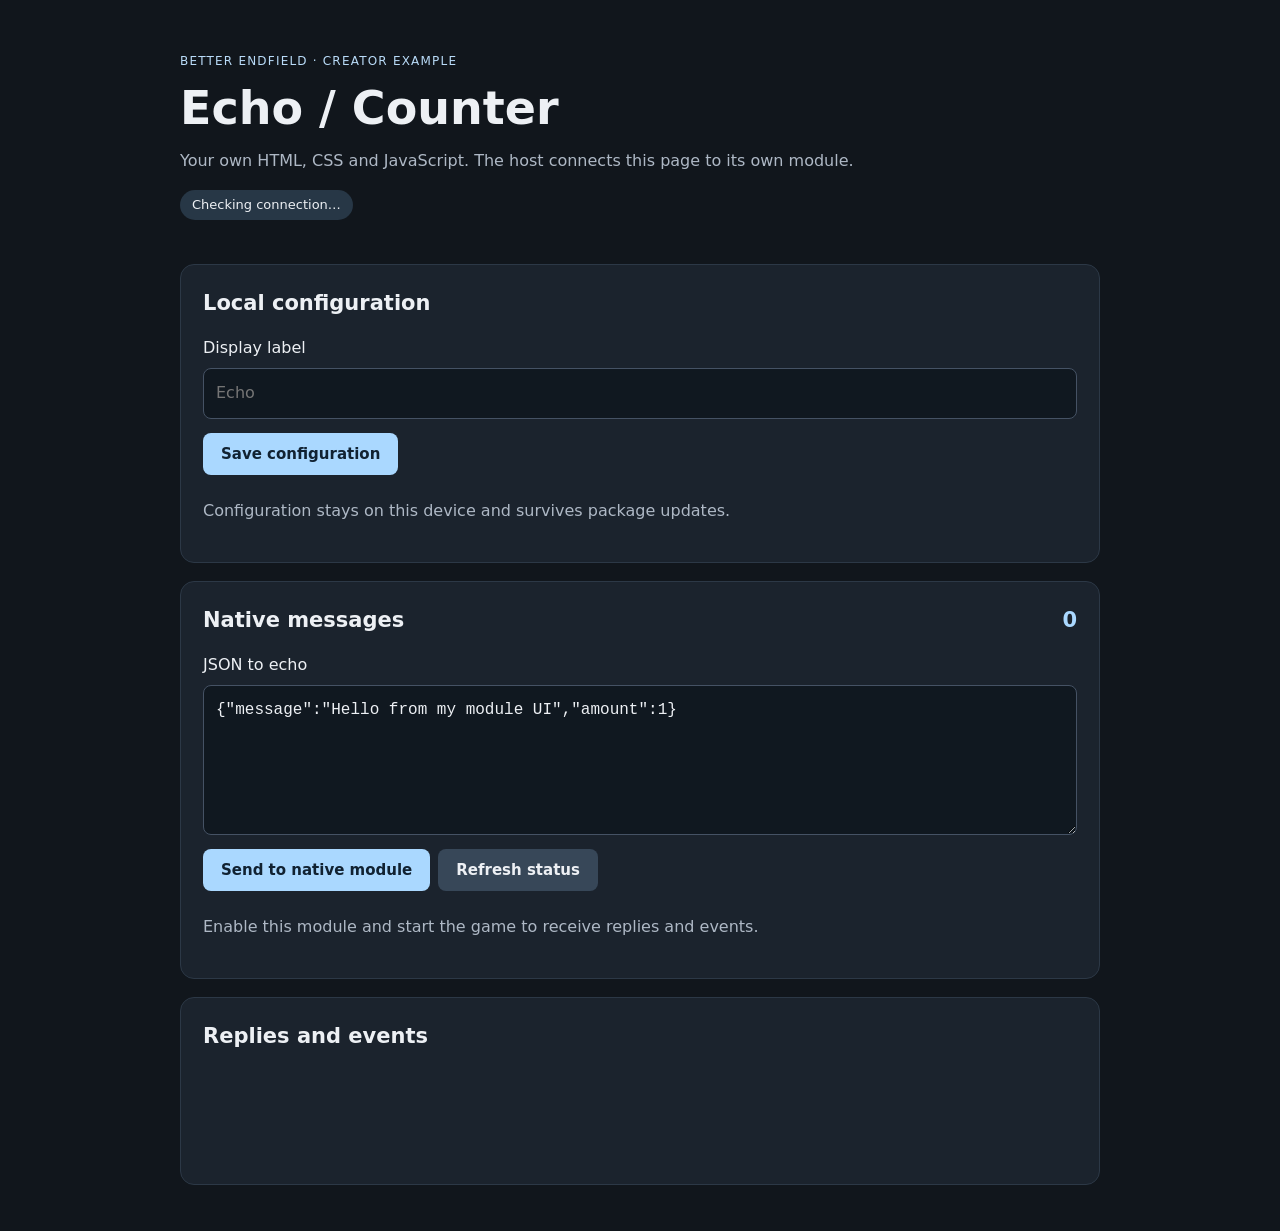
<file: examples/echo/ui/index.html>
<!doctype html>
<html lang="en"><head><meta charset="utf-8"><meta name="viewport" content="width=device-width,initial-scale=1"><title>Echo / Counter</title><link rel="stylesheet" href="style.css"><script src="app.js" defer></script></head>
<body><main><header><p class="eyebrow">BETTER ENDFIELD · CREATOR EXAMPLE</p><h1>Echo / Counter</h1><p>Your own HTML, CSS and JavaScript. The host connects this page to its own module.</p><span id="connection">Checking connection…</span></header>
<section><h2>Local configuration</h2><label for="label">Display label</label><input id="label" placeholder="Echo"><button id="save">Save configuration</button><p>Configuration stays on this device and survives package updates.</p></section>
<section><h2>Native messages <output id="count">0</output></h2><label for="body">JSON to echo</label><textarea id="body" rows="5">{"message":"Hello from my module UI","amount":1}</textarea><button id="send">Send to native module</button><button id="refresh" class="secondary">Refresh status</button><p>Enable this module and start the game to receive replies and events.</p></section>
<section><h2>Replies and events</h2><pre id="log" aria-live="polite"></pre></section></main></body></html>
</file>
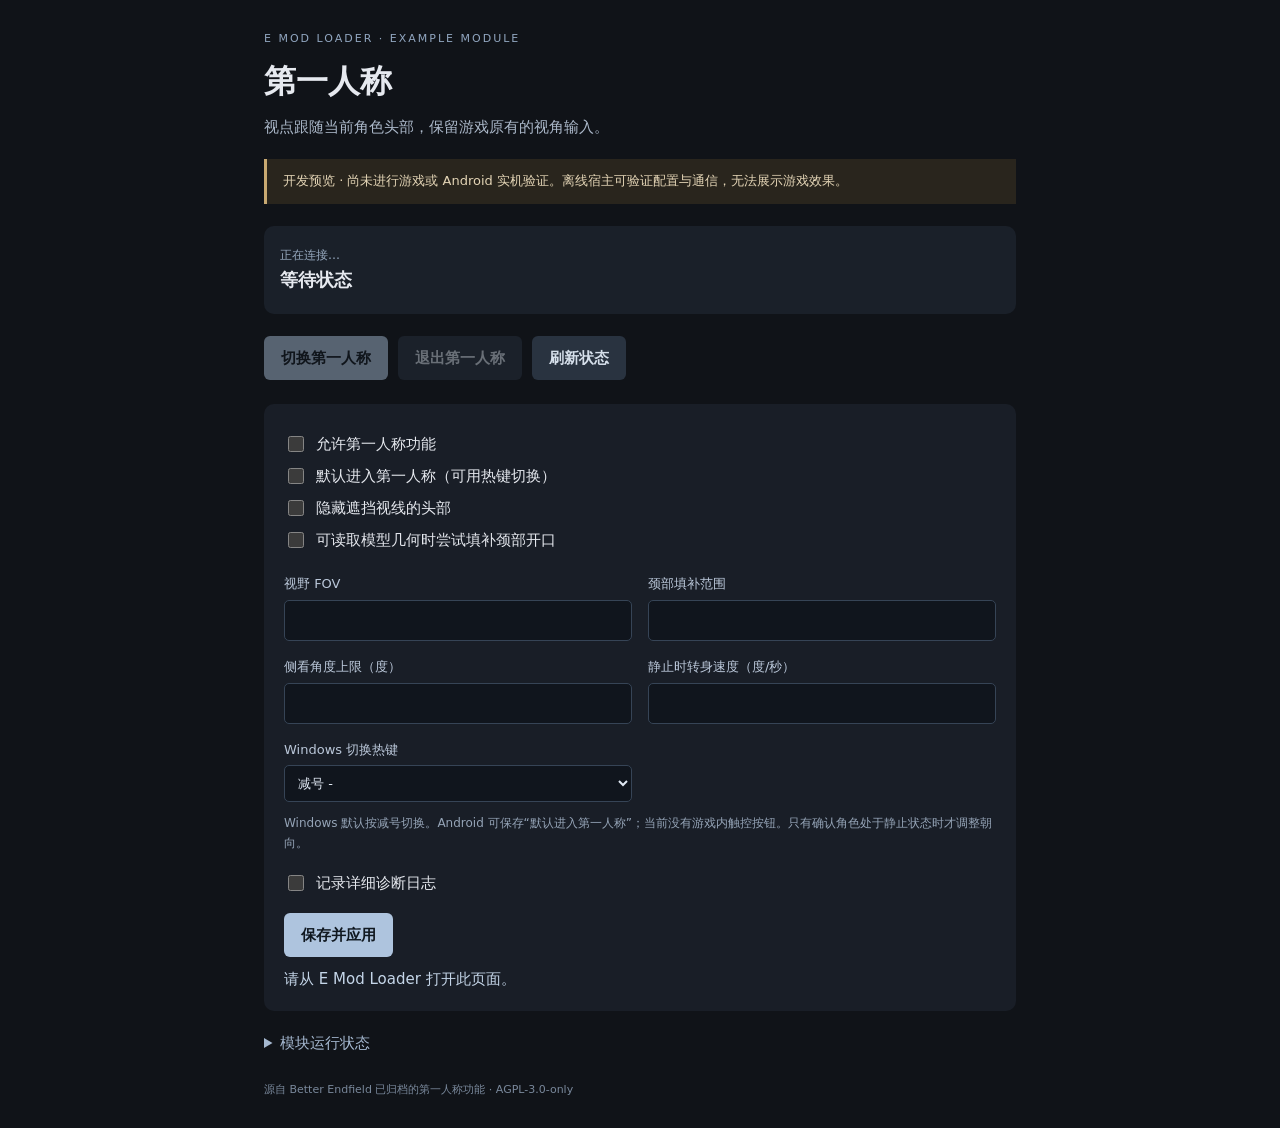
<file: examples/first-person/ui/index.html>
<!doctype html>
<html lang="zh-CN">
<head><meta charset="utf-8"><meta name="viewport" content="width=device-width,initial-scale=1"><title>第一人称</title><link rel="stylesheet" href="style.css"></head>
<body>
  <main>
    <div class="eyebrow">E MOD LOADER · EXAMPLE MODULE</div>
    <h1>第一人称</h1>
    <p class="intro">视点跟随当前角色头部，保留游戏原有的视角输入。</p>
    <div class="notice">开发预览 · 尚未进行游戏或 Android 实机验证。离线宿主可验证配置与通信，无法展示游戏效果。</div>
    <section class="state"><span id="connection">正在连接…</span><strong id="phase">等待状态</strong><p id="detail"></p></section>
    <div class="actions"><button id="toggle">切换第一人称</button><button id="exit" class="secondary">退出第一人称</button><button id="refresh" class="secondary">刷新状态</button></div>
    <form id="settings">
      <label class="check"><input id="enabled" type="checkbox">允许第一人称功能</label>
      <label class="check"><input id="active" type="checkbox">默认进入第一人称（可用热键切换）</label>
      <label class="check"><input id="hide_head" type="checkbox">隐藏遮挡视线的头部</label>
      <label class="check"><input id="fill_neck" type="checkbox">可读取模型几何时尝试填补颈部开口</label>
      <div class="grid">
        <label>视野 FOV <input id="fov" type="number" min="30" max="120" step="1" required></label>
        <label>颈部填补范围 <input id="neck_range" type="number" min="0.2" max="3" step="0.1" required></label>
        <label>侧看角度上限（度）<input id="look_limit" type="number" min="0" max="180" step="1" required></label>
        <label>静止时转身速度（度/秒）<input id="turn_speed" type="number" min="1" max="1440" step="1" required></label>
        <label>Windows 切换热键 <select id="toggle_key"><option value="189">减号 -</option><option value="70">F</option><option value="86">V</option><option value="118">F7</option><option value="119">F8</option><option value="0">关闭热键</option></select></label>
      </div>
      <p class="hint">Windows 默认按减号切换。Android 可保存“默认进入第一人称”；当前没有游戏内触控按钮。只有确认角色处于静止状态时才调整朝向。</p>
      <label class="check"><input id="diagnostics" type="checkbox">记录详细诊断日志</label>
      <button type="submit">保存并应用</button><span id="feedback" role="status"></span>
    </form>
    <details><summary>模块运行状态</summary><pre id="runtime">尚未收到模块回复。</pre></details>
    <footer>源自 Better Endfield 已归档的第一人称功能 · AGPL-3.0-only</footer>
  </main>
  <script src="app.js"></script>
</body>
</html>
</file>
<file: examples/echo/ui/style.css>
:root{color-scheme:dark;font:16px/1.55 system-ui,sans-serif;background:#11161c;color:#edf0f4}*{box-sizing:border-box}body{margin:0}main{max-width:960px;margin:auto;padding:28px 20px}header{padding:12px 0 26px}h1{font-size:clamp(28px,5vw,46px);margin:4px 0 12px;line-height:1.1}h2{font-size:21px;margin:0 0 16px}p{color:#aeb8c5}.eyebrow{letter-spacing:.1em;font-size:12px;color:#b9dbf8}section{background:#1b232d;border:1px solid #2c3846;border-radius:14px;padding:22px;margin:18px 0}label{display:block;margin-bottom:8px}input,textarea{display:block;width:100%;padding:12px;border-radius:8px;border:1px solid #455264;background:#101820;color:#edf0f4;font:inherit;margin:0 0 14px}textarea{font-family:ui-monospace,monospace}button{border:0;border-radius:8px;background:#aad8ff;color:#112232;padding:12px 18px;font:600 15px system-ui;cursor:pointer;margin:0 8px 8px 0}.secondary{background:#374758;color:#edf0f4}button:disabled{opacity:.45;cursor:wait}output{float:right;color:#aad8ff}pre{white-space:pre-wrap;overflow-wrap:anywhere;font:13px/1.6 ui-monospace,monospace;min-height:80px;max-height:420px;overflow:auto}#connection{display:inline-block;background:#273746;padding:5px 12px;border-radius:20px;font-size:13px}@media(max-width:500px){main{padding:16px 12px}section{padding:16px}button{width:100%}}
</file>
<file: examples/first-person/ui/style.css>
:root{color-scheme:dark;font:15px/1.6 "Segoe UI",system-ui,sans-serif;background:#101318;color:#e6e9ef}
*{box-sizing:border-box}body{margin:0}main{max-width:800px;margin:auto;padding:30px 24px}.eyebrow{font-size:11px;letter-spacing:2px;color:#91a6c0}h1{margin:8px 0;font-size:32px}.intro{color:#abb8c9;margin:0 0 20px}.notice{background:#29251d;border-left:3px solid #c8a972;color:#e4d5b6;padding:12px 16px;font-size:13px}.state{margin:22px 0;padding:16px;background:#1a2029;border-radius:10px}.state span{color:#96a8be;font-size:12px}.state strong{display:block;font-size:18px}.state p{margin:4px 0 0;color:#c5cedb}.actions{display:flex;gap:10px;flex-wrap:wrap;margin-bottom:24px}button{border:0;border-radius:6px;background:#aec4de;color:#101820;font:inherit;font-weight:600;padding:10px 17px;cursor:pointer}.secondary{background:#293340;color:#d5dfea}button:disabled{opacity:.45;cursor:default}form{padding:20px;background:#191e27;border-radius:10px}.check{display:flex;align-items:center;gap:9px;margin:8px 0}.check input{accent-color:#a9c5e5;width:16px;height:16px}.grid{display:grid;grid-template-columns:1fr 1fr;gap:16px;margin-top:22px}.grid label{color:#bbc8da;font-size:13px}.grid input,.grid select{display:block;background:#10151d;color:#e0e8f3;border:1px solid #364456;border-radius:5px;width:100%;padding:9px;margin-top:5px;font:inherit}.hint{font-size:12px;color:#95a4b7}.check:last-of-type{margin:18px 0}#feedback{display:block;margin-top:10px;color:#c5d6e9}details{margin-top:20px}summary{cursor:pointer;color:#a5b8d0}pre{white-space:pre-wrap;overflow-wrap:anywhere;font-size:12px;background:#171c23;padding:16px;border-radius:8px}footer{color:#79889b;font-size:11px;margin-top:26px}@media(max-width:520px){main{padding:20px 16px}.grid{grid-template-columns:1fr}}
</file>
